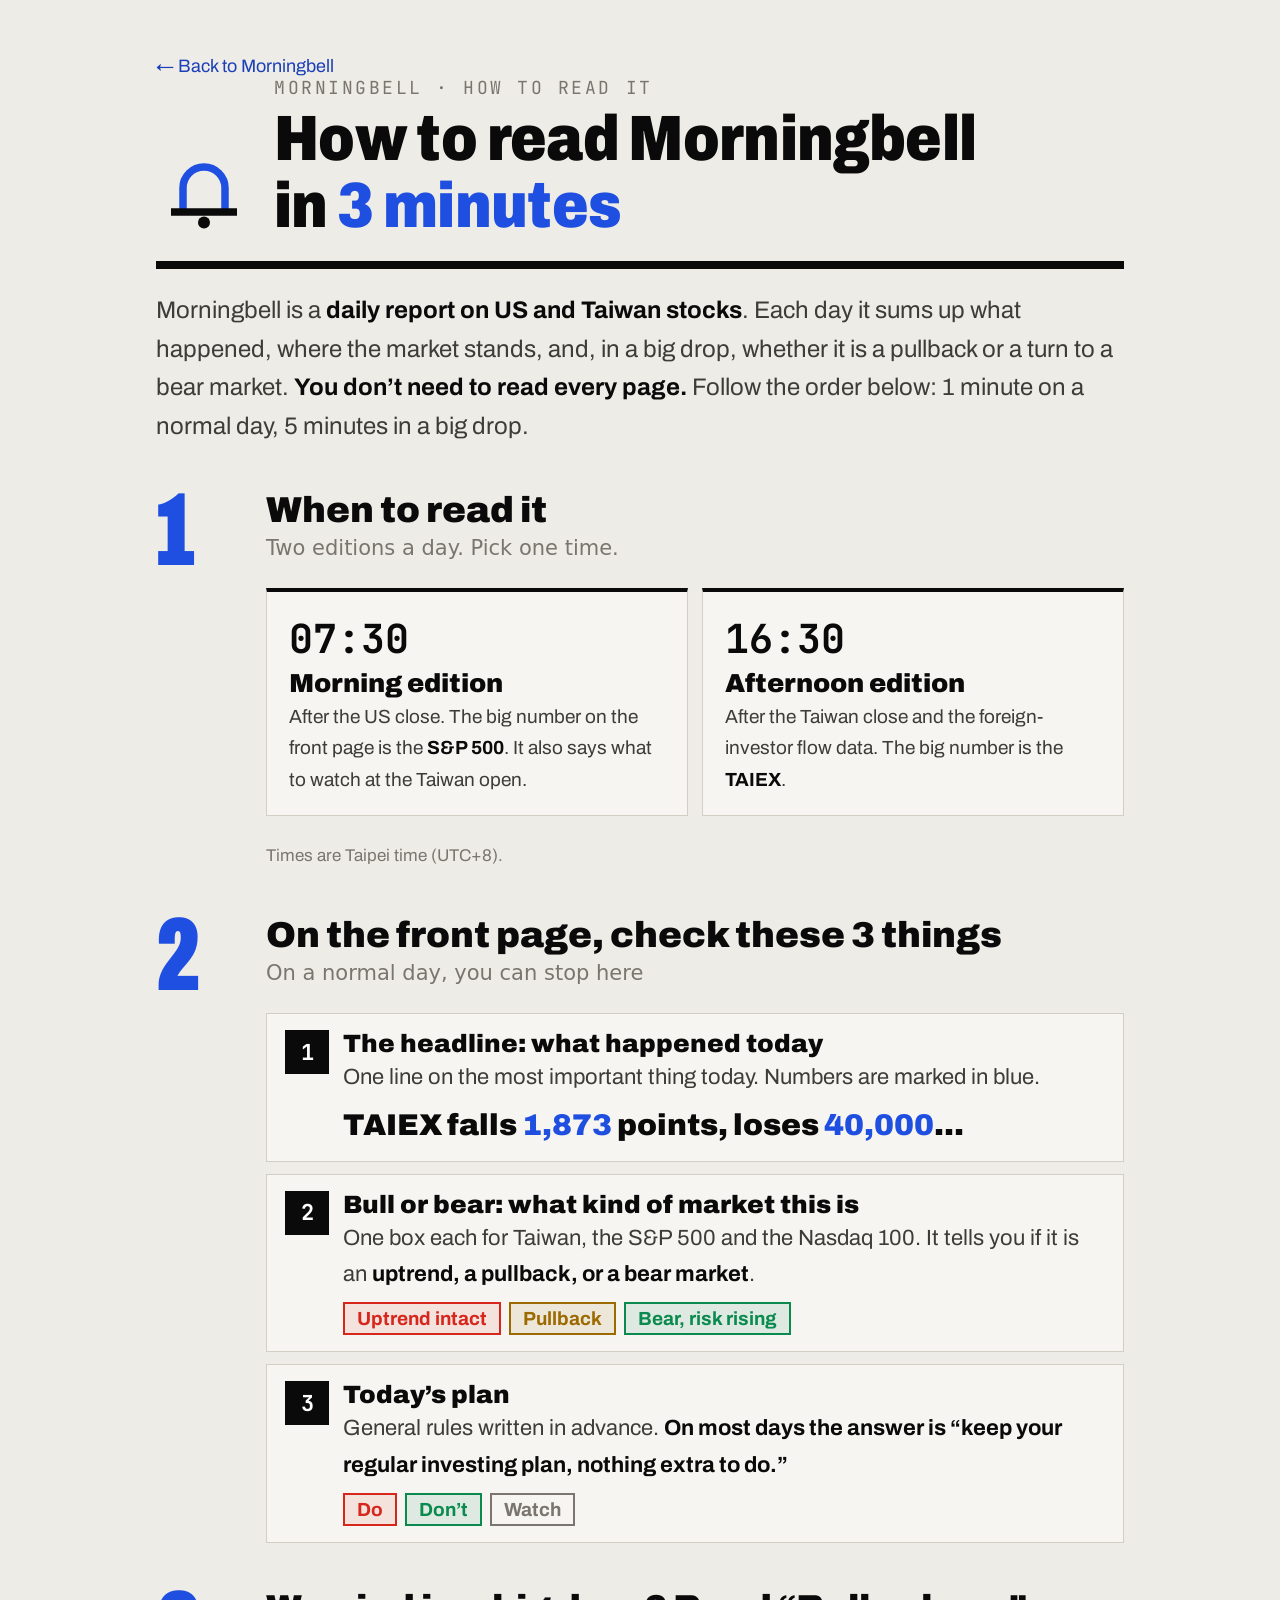
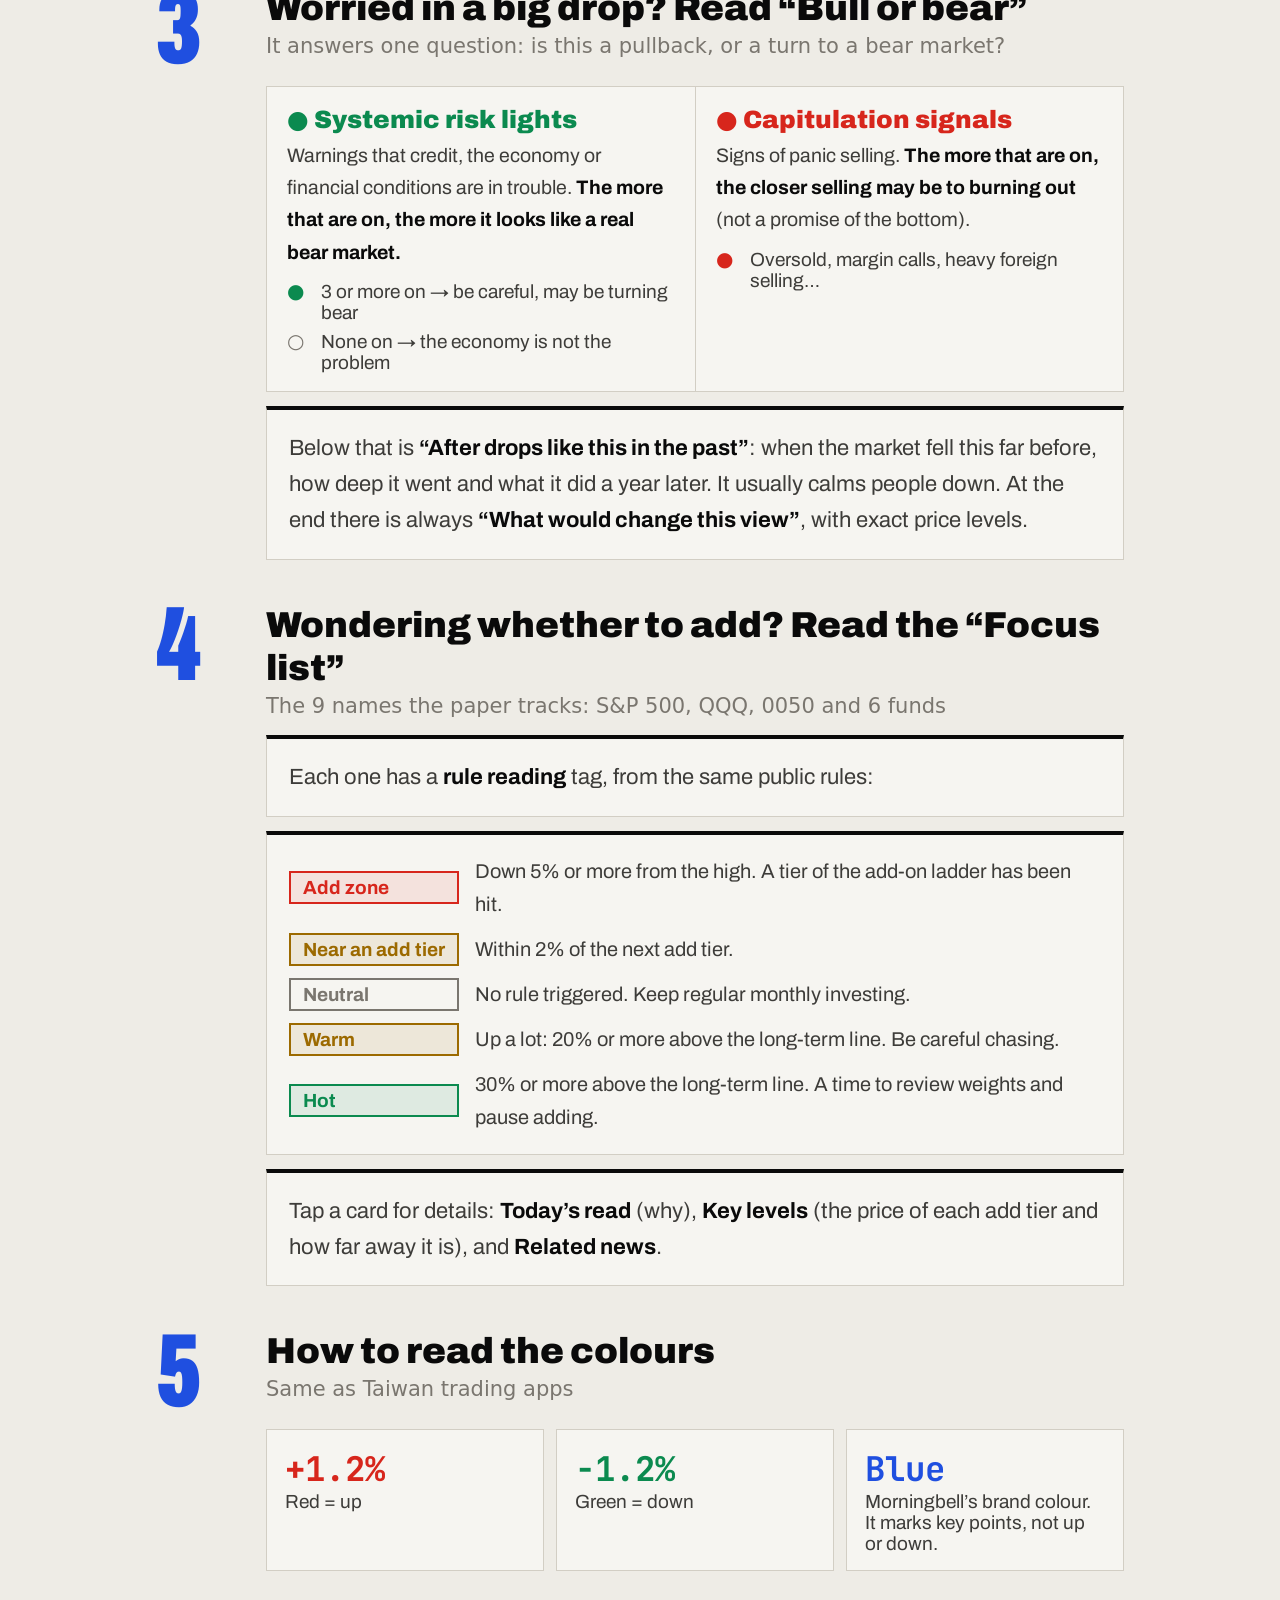
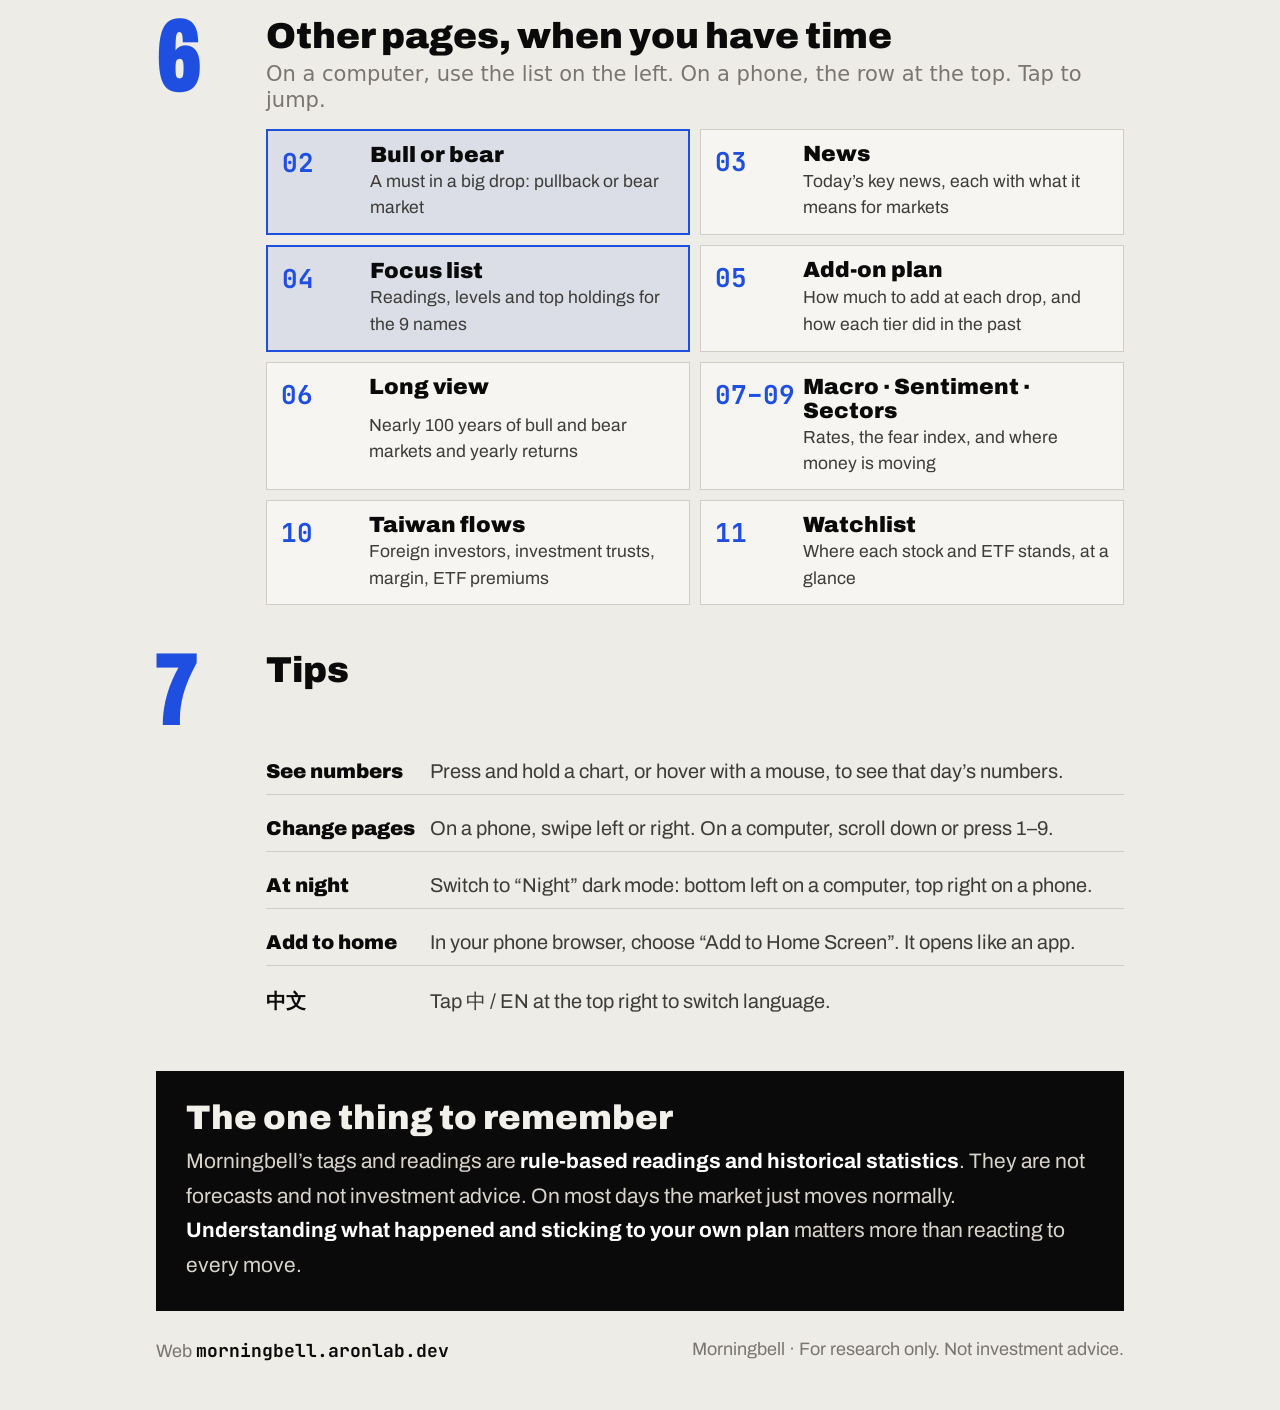
<file: guide.en.html>
<!doctype html>
<html lang="en">
<head>
<meta charset="utf-8">
<meta name="viewport" content="width=device-width, initial-scale=1">
<title>Morningbell in 3 minutes</title>
<meta name="description" content="How to read Morningbell: when to read it, where to look first, which page to read in a big drop, and what the tags and colours mean.">
<link rel="icon" href="assets/favicon.svg" type="image/svg+xml">
<link rel="preconnect" href="https://fonts.googleapis.com">
<link rel="preconnect" href="https://fonts.gstatic.com" crossorigin>
<link rel="stylesheet" href="https://fonts.googleapis.com/css2?family=Archivo:wdth,wght@62..125,400..900&family=JetBrains+Mono:wght@400;700&family=Noto+Sans+TC:wght@900&display=swap">
<style>
/* 晨鐘使用指南英文版（2026-11-15，內容和 guide.html 相同）：一張直式長圖，手機看、可分享；同一份 HTML 也輸出成 assets/guide-en.png */
:root {
  --paper: #EEECE6; --card: #F6F5F1; --card2: #E8E5DE; --line: #D2CEC4; --ink: #0A0A0A; --ink2: #3D3C39; --ink3: #7A766F;
  --blue: #1F4FE0; --blue-ink: #1A3FB8; --blue-dim: rgba(31, 79, 224, .09);
  --up: #D7261C; --down: #0B8A4F; --warn: #9C6A00; --up-dim: rgba(215, 38, 28, .09); --down-dim: rgba(11, 138, 79, .1); --warn-dim: rgba(156, 106, 0, .1);
  --sys: system-ui, -apple-system, "PingFang TC", "Microsoft JhengHei", "Noto Sans CJK TC", sans-serif;
  --disp: "Archivo", var(--sys); --mono: "JetBrains Mono", ui-monospace, Menlo, monospace;
}
* { box-sizing: border-box; }
html, body { margin: 0; background: var(--paper); color: var(--ink); font-family: "Archivo", var(--sys); -webkit-font-smoothing: antialiased; }
.sheet { width: 100%; max-width: 1080px; margin: 0 auto; padding: 56px 56px 48px; }
header.top { display: grid; grid-template-columns: auto minmax(0, 1fr); gap: 0 22px; align-items: end; padding-bottom: 22px; border-bottom: 8px solid var(--ink); }
header.top svg { width: 96px; height: 96px; grid-row: span 2; }
.kicker { font-family: var(--mono); font-size: 18px; letter-spacing: .14em; color: var(--ink3); }
h1 { margin: 6px 0 0; font-family: "Archivo", var(--sys); font-stretch: 85%; font-weight: 900; font-size: 64px; line-height: 1.05; letter-spacing: -.01em; }
h1 em { font-style: normal; color: var(--blue); }
.lead { margin: 22px 0 0; font-size: 24px; line-height: 1.6; color: var(--ink2); }
.lead b { color: var(--ink); }
.step { display: grid; grid-template-columns: 88px minmax(0, 1fr); gap: 0 22px; margin-top: 44px; }
.no { font-family: "Archivo", sans-serif; font-stretch: 62%; font-weight: 900; font-size: 104px; line-height: .8; color: var(--blue); }
.step h2 { margin: 0; font-family: var(--disp); font-weight: 900; font-size: 36px; line-height: 1.2; }
.step h2 small { display: block; margin-top: 4px; font-family: var(--sys); font-weight: 400; font-size: 21px; color: var(--ink3); }
.body { grid-column: 2; margin-top: 16px; }
.card { background: var(--card); border: 1px solid var(--line); border-top: 4px solid var(--ink); padding: 20px 22px; }
.card + .card { margin-top: 14px; }
.row .card + .card { margin-top: 0; }
p { margin: 0; font-size: 22px; line-height: 1.65; color: var(--ink2); }
p b { color: var(--ink); }
.row { display: grid; grid-template-columns: repeat(2, minmax(0, 1fr)); gap: 14px; }
.time { display: grid; gap: 4px; }
.time .t { font-family: var(--mono); font-size: 40px; font-weight: 700; color: var(--ink); }
.time .k { font-family: var(--disp); font-weight: 900; font-size: 26px; }
.time p { font-size: 19px; }
ol.look { margin: 0; padding: 0; list-style: none; display: grid; gap: 12px; }
ol.look li { display: grid; grid-template-columns: 44px minmax(0, 1fr); gap: 14px; align-items: start; background: var(--card); border: 1px solid var(--line); padding: 16px 18px; }
ol.look .n { width: 44px; height: 44px; display: grid; place-items: center; background: var(--ink); color: #fff; font-family: var(--mono); font-weight: 700; font-size: 22px; }
ol.look li > div > b { display: block; font-family: var(--disp); font-weight: 900; font-size: 25px; color: var(--ink); margin-bottom: 2px; }
.mock { margin-top: 10px; display: flex; flex-wrap: wrap; gap: 8px; align-items: center; }
.chip { display: inline-flex; align-items: center; gap: 8px; padding: 4px 12px; border: 2px solid currentColor; font-size: 19px; font-weight: 700; white-space: nowrap; }
.chip.up { color: var(--up); background: var(--up-dim); } .chip.down { color: var(--down); background: var(--down-dim); } .chip.warn { color: var(--warn); background: var(--warn-dim); } .chip.neu { color: var(--ink3); }
.chip.solid { color: #fff; background: var(--blue); border-color: var(--blue); }
.mini-head { font-family: var(--disp); font-weight: 900; font-size: 30px; line-height: 1.3; }
.mini-head em { font-style: normal; color: var(--blue); }
.q { display: grid; grid-template-columns: minmax(0, 1fr) minmax(0, 1fr); gap: 0; border: 1px solid var(--line); }
.q > div { padding: 18px 20px; background: var(--card); }
.q > div + div { border-left: 1px solid var(--line); }
.q h3 { margin: 0 0 6px; font-family: var(--disp); font-weight: 900; font-size: 25px; }
.q h3.down { color: var(--down); } .q h3.up { color: var(--up); }
.q p { font-size: 19.5px; }
.lights { margin-top: 10px; display: grid; gap: 6px; }
.lt { display: grid; grid-template-columns: 26px minmax(0, 1fr); gap: 8px; font-size: 19px; color: var(--ink2); align-items: baseline; }
.lt i { font-style: normal; font-size: 20px; }
.legend { display: grid; grid-template-columns: auto minmax(0, 1fr); gap: 12px 16px; align-items: center; }
.legend p { font-size: 20px; }
.colors { display: grid; grid-template-columns: repeat(3, minmax(0, 1fr)); gap: 12px; }
.colors div { padding: 16px 18px; border: 1px solid var(--line); background: var(--card); }
.colors b { display: block; font-family: var(--mono); font-size: 34px; }
.colors span { font-size: 19px; color: var(--ink2); }
.pages { display: grid; grid-template-columns: repeat(2, minmax(0, 1fr)); gap: 10px; }
.pages div { display: grid; grid-template-columns: 76px minmax(0, 1fr); gap: 2px 12px; padding: 12px 14px; background: var(--card); border: 1px solid var(--line); }
.pages .i { grid-row: span 2; font-family: var(--mono); font-weight: 700; font-size: 26px; color: var(--blue); white-space: nowrap; }
.pages b { font-family: var(--disp); font-weight: 900; font-size: 22px; }
.pages span { font-size: 17.5px; color: var(--ink2); line-height: 1.5; }
.pages .hot { border: 2px solid var(--blue); background: var(--blue-dim); }
.tips { display: grid; gap: 10px; }
.tips div { display: grid; grid-template-columns: 150px minmax(0, 1fr); gap: 14px; padding: 12px 0; border-bottom: 1px solid var(--line); font-size: 20px; color: var(--ink2); }
.tips div:last-child { border-bottom: 0; }
.tips b { color: var(--ink); font-family: var(--disp); font-weight: 900; }
.calm { margin-top: 44px; padding: 28px 30px; background: var(--ink); color: #F2F0EA; }
.calm h2 { margin: 0 0 8px; font-family: var(--disp); font-weight: 900; font-size: 34px; }
.calm p { color: #D8D4CB; font-size: 21px; }
.calm b { color: #fff; }
footer { margin-top: 28px; display: flex; justify-content: space-between; gap: 12px; flex-wrap: wrap; font-size: 18px; color: var(--ink3); }
footer b { font-family: var(--mono); color: var(--ink); }
.back { display: inline-block; margin: 0 auto 0; font-size: 18px; color: var(--blue-ink); text-decoration: none; }
@media (max-width: 720px) {
  .sheet { padding: 28px 16px 32px; }
  header.top svg { width: 60px; height: 60px; }
  h1 { font-size: 38px; } .lead { font-size: 18px; }
  .step { grid-template-columns: 52px minmax(0, 1fr); gap: 0 12px; margin-top: 32px; }
  .no { font-size: 64px; } .step h2 { font-size: 26px; } .step h2 small { font-size: 16px; }
  .body { grid-column: 1 / -1; }
  p, .time p, .q p, .legend p, .lt, .tips div { font-size: 16.5px; }
  .row, .q, .colors, .pages { grid-template-columns: minmax(0, 1fr); }
  .q > div + div { border-left: 0; border-top: 1px solid var(--line); }
  .time .t { font-size: 30px; } .mini-head { font-size: 22px; } ol.look b { font-size: 20px; }
  .chip { font-size: 15px; } .tips div { grid-template-columns: 96px minmax(0, 1fr); }
  .calm h2 { font-size: 26px; } .calm p { font-size: 17px; }
}
</style>
</head>
<body>
<main class="sheet">
  <a class="back" href="./?lang=en" data-hide-in-png>← Back to Morningbell</a>
  <header class="top">
    <svg viewBox="0 0 64 64" aria-hidden="true"><path d="M18 44V30a14 14 0 0 1 28 0v14" fill="none" stroke="#1F4FE0" stroke-width="5"/><path d="M10 46h44" stroke="#0A0A0A" stroke-width="5"/><circle cx="32" cy="53" r="4" fill="#0A0A0A"/></svg>
    <span class="kicker">MORNINGBELL · HOW TO READ IT</span>
    <h1>How to read Morningbell<br>in <em>3 minutes</em></h1>
  </header>
  <p class="lead">Morningbell is a <b>daily report on US and Taiwan stocks</b>. Each day it sums up what happened, where the market stands, and, in a big drop, whether it is a pullback or a turn to a bear market. <b>You don’t need to read every page.</b> Follow the order below: 1 minute on a normal day, 5 minutes in a big drop.</p>

  <section class="step">
    <span class="no">1</span>
    <h2>When to read it<small>Two editions a day. Pick one time.</small></h2>
    <div class="body row">
      <div class="card time"><span class="t">07:30</span><span class="k">Morning edition</span><p>After the US close. The big number on the front page is the <b>S&amp;P 500</b>. It also says what to watch at the Taiwan open.</p></div>
      <div class="card time"><span class="t">16:30</span><span class="k">Afternoon edition</span><p>After the Taiwan close and the foreign-investor flow data. The big number is the <b>TAIEX</b>.</p></div>
    </div>
    <div class="body"><p style="margin-top:10px;font-size:17px;color:var(--ink3)">Times are Taipei time (UTC+8).</p></div>
  </section>

  <section class="step">
    <span class="no">2</span>
    <h2>On the front page, check these 3 things<small>On a normal day, you can stop here</small></h2>
    <div class="body">
      <ol class="look">
        <li><span class="n">1</span><div><b>The headline: what happened today</b><p>One line on the most important thing today. Numbers are marked in blue.</p>
          <div class="mock"><span class="mini-head">TAIEX falls <em>1,873</em> points, loses <em>40,000</em>…</span></div></div></li>
        <li><span class="n">2</span><div><b>Bull or bear: what kind of market this is</b><p>One box each for Taiwan, the S&amp;P 500 and the Nasdaq 100. It tells you if it is an <b>uptrend, a pullback, or a bear market</b>.</p>
          <div class="mock"><span class="chip up">Uptrend intact</span><span class="chip warn">Pullback</span><span class="chip down">Bear, risk rising</span></div></div></li>
        <li><span class="n">3</span><div><b>Today’s plan</b><p>General rules written in advance. <b>On most days the answer is “keep your regular investing plan, nothing extra to do.”</b></p>
          <div class="mock"><span class="chip up">Do</span><span class="chip down">Don’t</span><span class="chip neu">Watch</span></div></div></li>
      </ol>
    </div>
  </section>

  <section class="step">
    <span class="no">3</span>
    <h2>Worried in a big drop? Read “Bull or bear”<small>It answers one question: is this a pullback, or a turn to a bear market?</small></h2>
    <div class="body">
      <div class="q">
        <div><h3 class="down">● Systemic risk lights</h3><p>Warnings that credit, the economy or financial conditions are in trouble. <b>The more that are on, the more it looks like a real bear market.</b></p>
          <div class="lights"><span class="lt"><i style="color:var(--down)">●</i>3 or more on → be careful, may be turning bear</span><span class="lt"><i style="color:var(--ink3)">○</i>None on → the economy is not the problem</span></div></div>
        <div><h3 class="up">● Capitulation signals</h3><p>Signs of panic selling. <b>The more that are on, the closer selling may be to burning out</b> (not a promise of the bottom).</p>
          <div class="lights"><span class="lt"><i style="color:var(--up)">●</i>Oversold, margin calls, heavy foreign selling…</span></div></div>
      </div>
      <div class="card" style="margin-top:14px"><p>Below that is <b>“After drops like this in the past”</b>: when the market fell this far before, how deep it went and what it did a year later. It usually calms people down. At the end there is always <b>“What would change this view”</b>, with exact price levels.</p></div>
    </div>
  </section>

  <section class="step">
    <span class="no">4</span>
    <h2>Wondering whether to add? Read the “Focus list”<small>The 9 names the paper tracks: S&amp;P 500, QQQ, 0050 and 6 funds</small></h2>
    <div class="body">
      <div class="card"><p>Each one has a <b>rule reading</b> tag, from the same public rules:</p></div>
      <div class="card legend">
        <span class="chip up">Add zone</span><p>Down 5% or more from the high. A tier of the add-on ladder has been hit.</p>
        <span class="chip warn">Near an add tier</span><p>Within 2% of the next add tier.</p>
        <span class="chip neu">Neutral</span><p>No rule triggered. Keep regular monthly investing.</p>
        <span class="chip warn">Warm</span><p>Up a lot: 20% or more above the long-term line. Be careful chasing.</p>
        <span class="chip down">Hot</span><p>30% or more above the long-term line. A time to review weights and pause adding.</p>
      </div>
      <div class="card"><p>Tap a card for details: <b>Today’s read</b> (why), <b>Key levels</b> (the price of each add tier and how far away it is), and <b>Related news</b>.</p></div>
    </div>
  </section>

  <section class="step">
    <span class="no">5</span>
    <h2>How to read the colours<small>Same as Taiwan trading apps</small></h2>
    <div class="body colors">
      <div><b style="color:var(--up)">+1.2%</b><span>Red = up</span></div>
      <div><b style="color:var(--down)">−1.2%</b><span>Green = down</span></div>
      <div><b style="color:var(--blue)">Blue</b><span>Morningbell’s brand colour. It marks key points, not up or down.</span></div>
    </div>
  </section>

  <section class="step">
    <span class="no">6</span>
    <h2>Other pages, when you have time<small>On a computer, use the list on the left. On a phone, the row at the top. Tap to jump.</small></h2>
    <div class="body pages">
      <div class="hot"><span class="i">02</span><b>Bull or bear</b><span>A must in a big drop: pullback or bear market</span></div>
      <div><span class="i">03</span><b>News</b><span>Today’s key news, each with what it means for markets</span></div>
      <div class="hot"><span class="i">04</span><b>Focus list</b><span>Readings, levels and top holdings for the 9 names</span></div>
      <div><span class="i">05</span><b>Add-on plan</b><span>How much to add at each drop, and how each tier did in the past</span></div>
      <div><span class="i">06</span><b>Long view</b><span>Nearly 100 years of bull and bear markets and yearly returns</span></div>
      <div><span class="i">07–09</span><b>Macro · Sentiment · Sectors</b><span>Rates, the fear index, and where money is moving</span></div>
      <div><span class="i">10</span><b>Taiwan flows</b><span>Foreign investors, investment trusts, margin, ETF premiums</span></div>
      <div><span class="i">11</span><b>Watchlist</b><span>Where each stock and ETF stands, at a glance</span></div>
    </div>
  </section>

  <section class="step">
    <span class="no">7</span>
    <h2>Tips</h2>
    <div class="body tips">
      <div><b>See numbers</b><span>Press and hold a chart, or hover with a mouse, to see that day’s numbers.</span></div>
      <div><b>Change pages</b><span>On a phone, swipe left or right. On a computer, scroll down or press 1–9.</span></div>
      <div><b>At night</b><span>Switch to “Night” dark mode: bottom left on a computer, top right on a phone.</span></div>
      <div><b>Add to home</b><span>In your phone browser, choose “Add to Home Screen”. It opens like an app.</span></div>
      <div><b>中文</b><span>Tap 中 / EN at the top right to switch language.</span></div>
    </div>
  </section>

  <section class="calm">
    <h2>The one thing to remember</h2>
    <p>Morningbell’s tags and readings are <b>rule-based readings and historical statistics</b>. They are not forecasts and not investment advice. On most days the market just moves normally. <b>Understanding what happened and sticking to your own plan</b> matters more than reacting to every move.</p>
  </section>

  <footer><span>Web <b>morningbell.aronlab.dev</b></span><span>Morningbell · For research only. Not investment advice.</span></footer>
</main>
<script>if (/[?&]png=1/.test(location.search)) document.querySelectorAll('[data-hide-in-png]').forEach(function (e) { e.remove(); });</script>
</body>
</html>
</file>
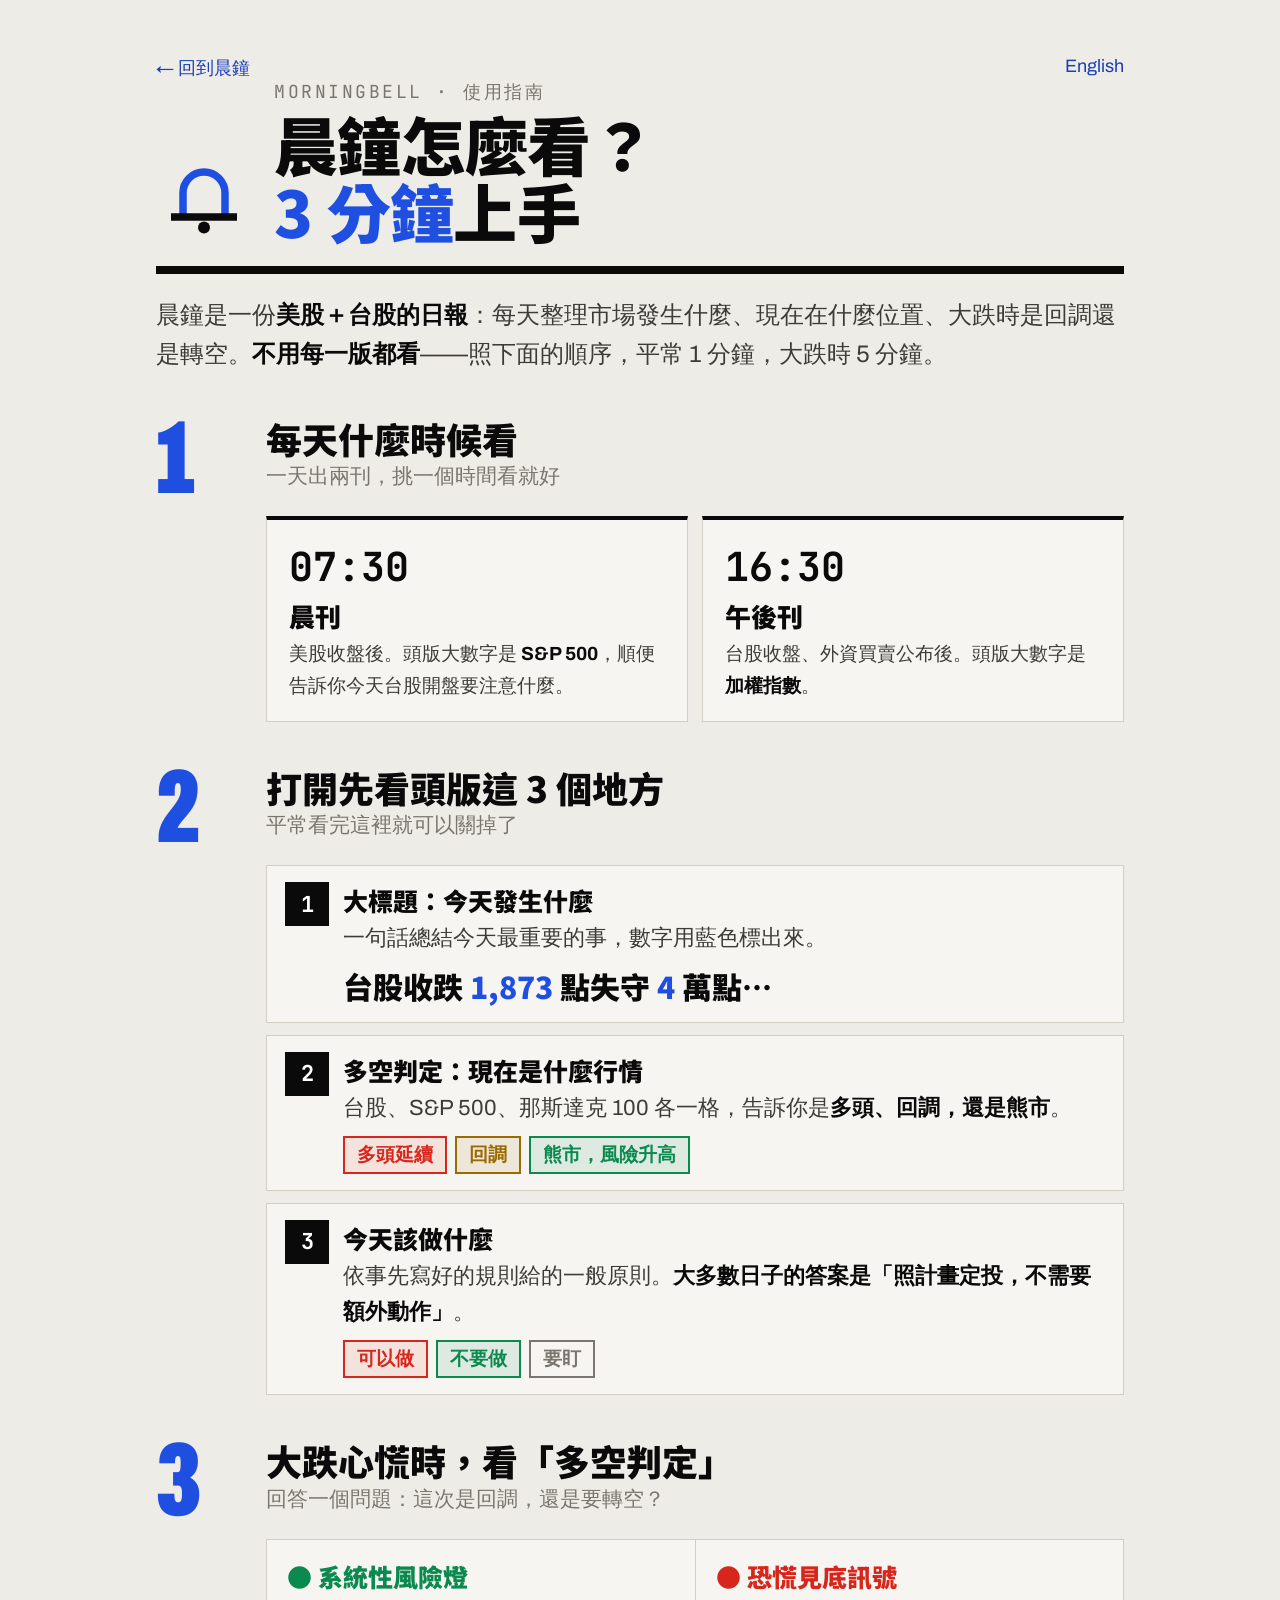
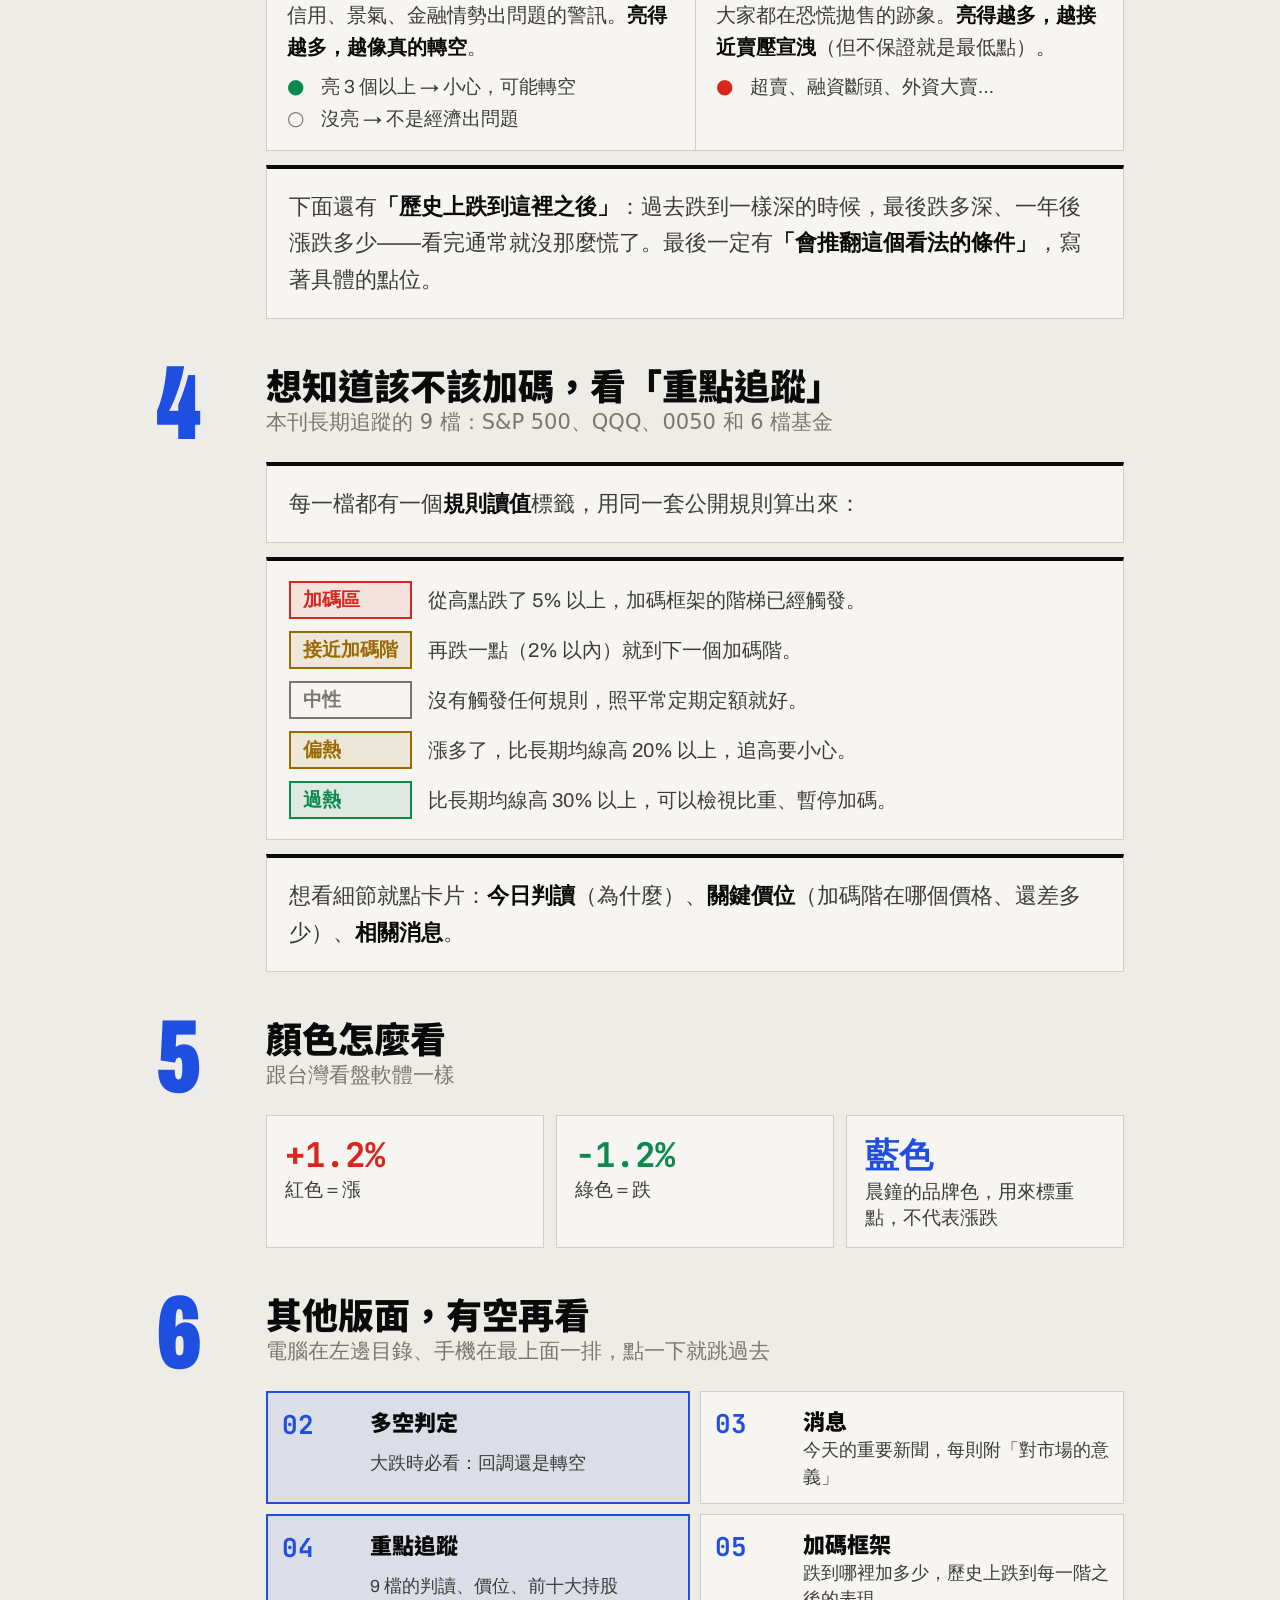
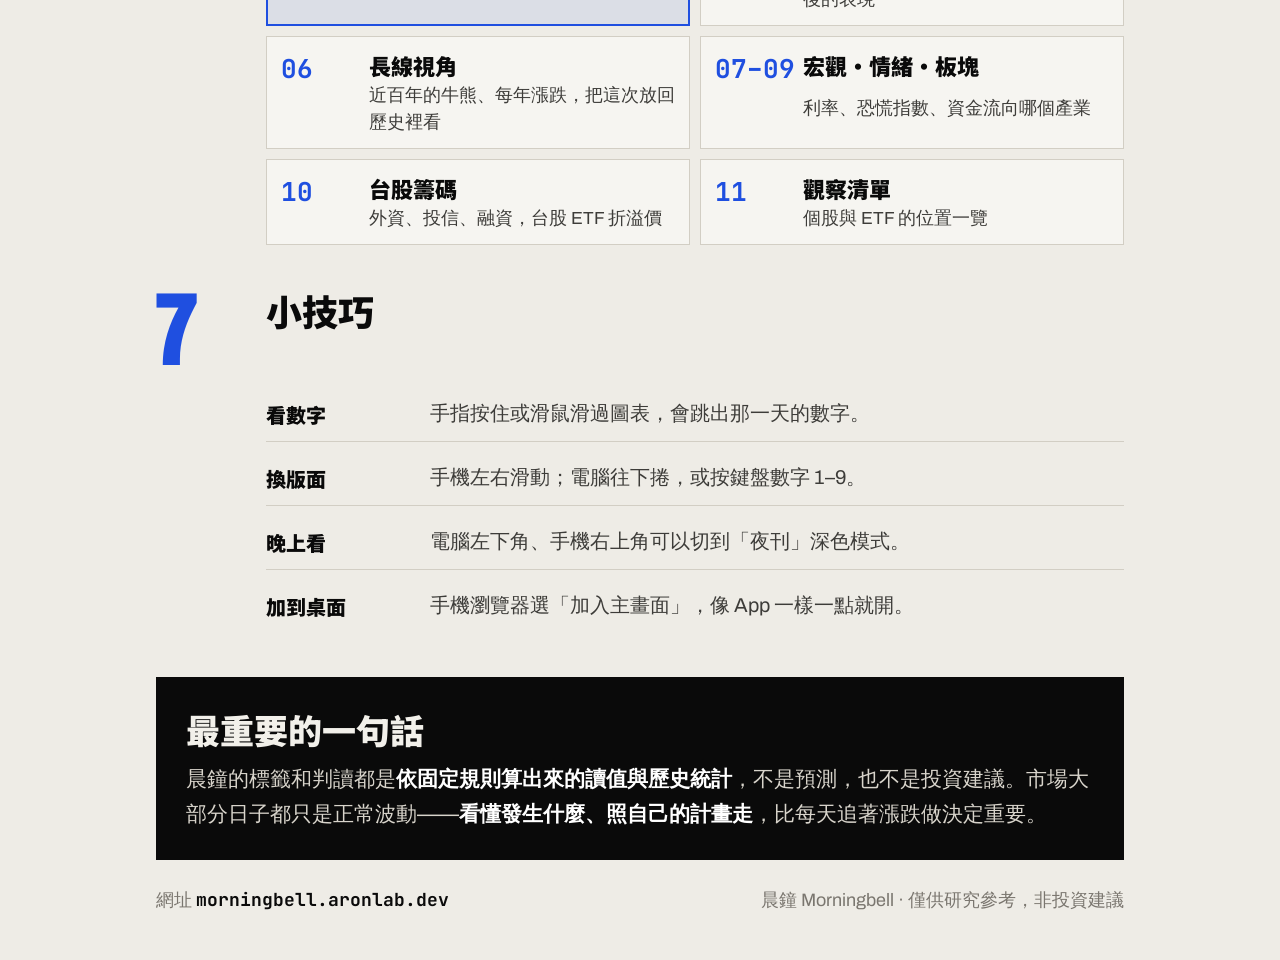
<file: guide.html>
<!doctype html>
<html lang="zh-Hant">
<head>
<meta charset="utf-8">
<meta name="viewport" content="width=device-width, initial-scale=1">
<title>晨鐘怎麼看｜3 分鐘上手</title>
<meta name="description" content="晨鐘 Morningbell 使用指南：每天什麼時候看、先看哪裡、大跌時看哪一版、標籤與顏色是什麼意思。">
<link rel="icon" href="assets/favicon.svg" type="image/svg+xml">
<link rel="preconnect" href="https://fonts.googleapis.com">
<link rel="preconnect" href="https://fonts.gstatic.com" crossorigin>
<link rel="stylesheet" href="https://fonts.googleapis.com/css2?family=Archivo:wdth,wght@62..125,400..900&family=JetBrains+Mono:wght@400;700&family=Noto+Sans+TC:wght@900&display=swap">
<style>
/* 晨鐘使用指南（2026-11-09）：一張直式長圖，手機看、可分享；同一份 HTML 也輸出成 assets/guide.png */
:root {
  --paper: #EEECE6; --card: #F6F5F1; --card2: #E8E5DE; --line: #D2CEC4; --ink: #0A0A0A; --ink2: #3D3C39; --ink3: #7A766F;
  --blue: #1F4FE0; --blue-ink: #1A3FB8; --blue-dim: rgba(31, 79, 224, .09);
  --up: #D7261C; --down: #0B8A4F; --warn: #9C6A00; --up-dim: rgba(215, 38, 28, .09); --down-dim: rgba(11, 138, 79, .1); --warn-dim: rgba(156, 106, 0, .1);
  --sys: system-ui, -apple-system, "PingFang TC", "Microsoft JhengHei", "Noto Sans CJK TC", sans-serif;
  --disp: "Noto Sans TC", "Archivo", var(--sys); --mono: "JetBrains Mono", ui-monospace, Menlo, monospace;
}
* { box-sizing: border-box; }
html, body { margin: 0; background: var(--paper); color: var(--ink); font-family: "Archivo", var(--sys); -webkit-font-smoothing: antialiased; }
.sheet { width: 100%; max-width: 1080px; margin: 0 auto; padding: 56px 56px 48px; }
header.top { display: grid; grid-template-columns: auto minmax(0, 1fr); gap: 0 22px; align-items: end; padding-bottom: 22px; border-bottom: 8px solid var(--ink); }
header.top svg { width: 96px; height: 96px; grid-row: span 2; }
.kicker { font-family: var(--mono); font-size: 18px; letter-spacing: .14em; color: var(--ink3); }
h1 { margin: 6px 0 0; font-family: var(--disp); font-weight: 900; font-size: 64px; line-height: 1.05; letter-spacing: -.01em; }
h1 em { font-style: normal; color: var(--blue); }
.lead { margin: 22px 0 0; font-size: 24px; line-height: 1.6; color: var(--ink2); }
.lead b { color: var(--ink); }
.step { display: grid; grid-template-columns: 88px minmax(0, 1fr); gap: 0 22px; margin-top: 44px; }
.no { font-family: "Archivo", sans-serif; font-stretch: 62%; font-weight: 900; font-size: 104px; line-height: .8; color: var(--blue); }
.step h2 { margin: 0; font-family: var(--disp); font-weight: 900; font-size: 36px; line-height: 1.2; }
.step h2 small { display: block; margin-top: 4px; font-family: var(--sys); font-weight: 400; font-size: 21px; color: var(--ink3); }
.body { grid-column: 2; margin-top: 16px; }
.card { background: var(--card); border: 1px solid var(--line); border-top: 4px solid var(--ink); padding: 20px 22px; }
.card + .card { margin-top: 14px; }
.row .card + .card { margin-top: 0; }
p { margin: 0; font-size: 22px; line-height: 1.65; color: var(--ink2); }
p b { color: var(--ink); }
.row { display: grid; grid-template-columns: repeat(2, minmax(0, 1fr)); gap: 14px; }
.time { display: grid; gap: 4px; }
.time .t { font-family: var(--mono); font-size: 40px; font-weight: 700; color: var(--ink); }
.time .k { font-family: var(--disp); font-weight: 900; font-size: 26px; }
.time p { font-size: 19px; }
ol.look { margin: 0; padding: 0; list-style: none; display: grid; gap: 12px; }
ol.look li { display: grid; grid-template-columns: 44px minmax(0, 1fr); gap: 14px; align-items: start; background: var(--card); border: 1px solid var(--line); padding: 16px 18px; }
ol.look .n { width: 44px; height: 44px; display: grid; place-items: center; background: var(--ink); color: #fff; font-family: var(--mono); font-weight: 700; font-size: 22px; }
ol.look li > div > b { display: block; font-family: var(--disp); font-weight: 900; font-size: 25px; color: var(--ink); margin-bottom: 2px; }
.mock { margin-top: 10px; display: flex; flex-wrap: wrap; gap: 8px; align-items: center; }
.chip { display: inline-flex; align-items: center; gap: 8px; padding: 4px 12px; border: 2px solid currentColor; font-size: 19px; font-weight: 700; white-space: nowrap; }
.chip.up { color: var(--up); background: var(--up-dim); } .chip.down { color: var(--down); background: var(--down-dim); } .chip.warn { color: var(--warn); background: var(--warn-dim); } .chip.neu { color: var(--ink3); }
.chip.solid { color: #fff; background: var(--blue); border-color: var(--blue); }
.mini-head { font-family: var(--disp); font-weight: 900; font-size: 30px; line-height: 1.3; }
.mini-head em { font-style: normal; color: var(--blue); }
.q { display: grid; grid-template-columns: minmax(0, 1fr) minmax(0, 1fr); gap: 0; border: 1px solid var(--line); }
.q > div { padding: 18px 20px; background: var(--card); }
.q > div + div { border-left: 1px solid var(--line); }
.q h3 { margin: 0 0 6px; font-family: var(--disp); font-weight: 900; font-size: 25px; }
.q h3.down { color: var(--down); } .q h3.up { color: var(--up); }
.q p { font-size: 19.5px; }
.lights { margin-top: 10px; display: grid; gap: 6px; }
.lt { display: grid; grid-template-columns: 26px minmax(0, 1fr); gap: 8px; font-size: 19px; color: var(--ink2); align-items: baseline; }
.lt i { font-style: normal; font-size: 20px; }
.legend { display: grid; grid-template-columns: auto minmax(0, 1fr); gap: 12px 16px; align-items: center; }
.legend p { font-size: 20px; }
.colors { display: grid; grid-template-columns: repeat(3, minmax(0, 1fr)); gap: 12px; }
.colors div { padding: 16px 18px; border: 1px solid var(--line); background: var(--card); }
.colors b { display: block; font-family: var(--mono); font-size: 34px; }
.colors span { font-size: 19px; color: var(--ink2); }
.pages { display: grid; grid-template-columns: repeat(2, minmax(0, 1fr)); gap: 10px; }
.pages div { display: grid; grid-template-columns: 76px minmax(0, 1fr); gap: 2px 12px; padding: 12px 14px; background: var(--card); border: 1px solid var(--line); }
.pages .i { grid-row: span 2; font-family: var(--mono); font-weight: 700; font-size: 26px; color: var(--blue); white-space: nowrap; }
.pages b { font-family: var(--disp); font-weight: 900; font-size: 22px; }
.pages span { font-size: 17.5px; color: var(--ink2); line-height: 1.5; }
.pages .hot { border: 2px solid var(--blue); background: var(--blue-dim); }
.tips { display: grid; gap: 10px; }
.tips div { display: grid; grid-template-columns: 150px minmax(0, 1fr); gap: 14px; padding: 12px 0; border-bottom: 1px solid var(--line); font-size: 20px; color: var(--ink2); }
.tips div:last-child { border-bottom: 0; }
.tips b { color: var(--ink); font-family: var(--disp); font-weight: 900; }
.calm { margin-top: 44px; padding: 28px 30px; background: var(--ink); color: #F2F0EA; }
.calm h2 { margin: 0 0 8px; font-family: var(--disp); font-weight: 900; font-size: 34px; }
.calm p { color: #D8D4CB; font-size: 21px; }
.calm b { color: #fff; }
footer { margin-top: 28px; display: flex; justify-content: space-between; gap: 12px; flex-wrap: wrap; font-size: 18px; color: var(--ink3); }
footer b { font-family: var(--mono); color: var(--ink); }
.back { display: inline-block; margin: 0 auto 0; font-size: 18px; color: var(--blue-ink); text-decoration: none; }
@media (max-width: 720px) {
  .sheet { padding: 28px 16px 32px; }
  header.top svg { width: 60px; height: 60px; }
  h1 { font-size: 38px; } .lead { font-size: 18px; }
  .step { grid-template-columns: 52px minmax(0, 1fr); gap: 0 12px; margin-top: 32px; }
  .no { font-size: 64px; } .step h2 { font-size: 26px; } .step h2 small { font-size: 16px; }
  .body { grid-column: 1 / -1; }
  p, .time p, .q p, .legend p, .lt, .tips div { font-size: 16.5px; }
  .row, .q, .colors, .pages { grid-template-columns: minmax(0, 1fr); }
  .q > div + div { border-left: 0; border-top: 1px solid var(--line); }
  .time .t { font-size: 30px; } .mini-head { font-size: 22px; } ol.look b { font-size: 20px; }
  .chip { font-size: 15px; } .tips div { grid-template-columns: 96px minmax(0, 1fr); }
  .calm h2 { font-size: 26px; } .calm p { font-size: 17px; }
}
</style>
<script>
// 2026-11-15：選了英文（?lang=en 或之前選過）就轉到英文版
(function () { var q = null, s = null; try { q = new URLSearchParams(location.search).get('lang'); s = localStorage.getItem('morningbell.lang'); } catch (e) {}
  if ((q || s) === 'en' && !/[?&]png=1/.test(location.search)) location.replace('guide.en.html'); })();
</script>
</head>
<body>
<main class="sheet">
  <a class="back" href="./" data-hide-in-png>← 回到晨鐘</a> <a class="back" href="guide.en.html" data-hide-in-png style="float:right">English</a>
  <header class="top">
    <svg viewBox="0 0 64 64" aria-hidden="true"><path d="M18 44V30a14 14 0 0 1 28 0v14" fill="none" stroke="#1F4FE0" stroke-width="5"/><path d="M10 46h44" stroke="#0A0A0A" stroke-width="5"/><circle cx="32" cy="53" r="4" fill="#0A0A0A"/></svg>
    <span class="kicker">MORNINGBELL · 使用指南</span>
    <h1>晨鐘怎麼看？<br><em>3 分鐘</em>上手</h1>
  </header>
  <p class="lead">晨鐘是一份<b>美股＋台股的日報</b>：每天整理市場發生什麼、現在在什麼位置、大跌時是回調還是轉空。<b>不用每一版都看</b>——照下面的順序，平常 1 分鐘，大跌時 5 分鐘。</p>

  <section class="step">
    <span class="no">1</span>
    <h2>每天什麼時候看<small>一天出兩刊，挑一個時間看就好</small></h2>
    <div class="body row">
      <div class="card time"><span class="t">07:30</span><span class="k">晨刊</span><p>美股收盤後。頭版大數字是 <b>S&amp;P 500</b>，順便告訴你今天台股開盤要注意什麼。</p></div>
      <div class="card time"><span class="t">16:30</span><span class="k">午後刊</span><p>台股收盤、外資買賣公布後。頭版大數字是<b>加權指數</b>。</p></div>
    </div>
  </section>

  <section class="step">
    <span class="no">2</span>
    <h2>打開先看頭版這 3 個地方<small>平常看完這裡就可以關掉了</small></h2>
    <div class="body">
      <ol class="look">
        <li><span class="n">1</span><div><b>大標題：今天發生什麼</b><p>一句話總結今天最重要的事，數字用藍色標出來。</p>
          <div class="mock"><span class="mini-head">台股收跌 <em>1,873</em> 點失守 <em>4</em> 萬點…</span></div></div></li>
        <li><span class="n">2</span><div><b>多空判定：現在是什麼行情</b><p>台股、S&amp;P 500、那斯達克 100 各一格，告訴你是<b>多頭、回調，還是熊市</b>。</p>
          <div class="mock"><span class="chip up">多頭延續</span><span class="chip warn">回調</span><span class="chip down">熊市，風險升高</span></div></div></li>
        <li><span class="n">3</span><div><b>今天該做什麼</b><p>依事先寫好的規則給的一般原則。<b>大多數日子的答案是「照計畫定投，不需要額外動作」</b>。</p>
          <div class="mock"><span class="chip up">可以做</span><span class="chip down">不要做</span><span class="chip neu">要盯</span></div></div></li>
      </ol>
    </div>
  </section>

  <section class="step">
    <span class="no">3</span>
    <h2>大跌心慌時，看「多空判定」<small>回答一個問題：這次是回調，還是要轉空？</small></h2>
    <div class="body">
      <div class="q">
        <div><h3 class="down">● 系統性風險燈</h3><p>信用、景氣、金融情勢出問題的警訊。<b>亮得越多，越像真的轉空</b>。</p>
          <div class="lights"><span class="lt"><i style="color:var(--down)">●</i>亮 3 個以上 → 小心，可能轉空</span><span class="lt"><i style="color:var(--ink3)">○</i>沒亮 → 不是經濟出問題</span></div></div>
        <div><h3 class="up">● 恐慌見底訊號</h3><p>大家都在恐慌拋售的跡象。<b>亮得越多，越接近賣壓宣洩</b>（但不保證就是最低點）。</p>
          <div class="lights"><span class="lt"><i style="color:var(--up)">●</i>超賣、融資斷頭、外資大賣…</span></div></div>
      </div>
      <div class="card" style="margin-top:14px"><p>下面還有<b>「歷史上跌到這裡之後」</b>：過去跌到一樣深的時候，最後跌多深、一年後漲跌多少——看完通常就沒那麼慌了。最後一定有<b>「會推翻這個看法的條件」</b>，寫著具體的點位。</p></div>
    </div>
  </section>

  <section class="step">
    <span class="no">4</span>
    <h2>想知道該不該加碼，看「重點追蹤」<small>本刊長期追蹤的 9 檔：S&amp;P 500、QQQ、0050 和 6 檔基金</small></h2>
    <div class="body">
      <div class="card"><p>每一檔都有一個<b>規則讀值</b>標籤，用同一套公開規則算出來：</p></div>
      <div class="card legend">
        <span class="chip up">加碼區</span><p>從高點跌了 5% 以上，加碼框架的階梯已經觸發。</p>
        <span class="chip warn">接近加碼階</span><p>再跌一點（2% 以內）就到下一個加碼階。</p>
        <span class="chip neu">中性</span><p>沒有觸發任何規則，照平常定期定額就好。</p>
        <span class="chip warn">偏熱</span><p>漲多了，比長期均線高 20% 以上，追高要小心。</p>
        <span class="chip down">過熱</span><p>比長期均線高 30% 以上，可以檢視比重、暫停加碼。</p>
      </div>
      <div class="card"><p>想看細節就點卡片：<b>今日判讀</b>（為什麼）、<b>關鍵價位</b>（加碼階在哪個價格、還差多少）、<b>相關消息</b>。</p></div>
    </div>
  </section>

  <section class="step">
    <span class="no">5</span>
    <h2>顏色怎麼看<small>跟台灣看盤軟體一樣</small></h2>
    <div class="body colors">
      <div><b style="color:var(--up)">+1.2%</b><span>紅色＝漲</span></div>
      <div><b style="color:var(--down)">−1.2%</b><span>綠色＝跌</span></div>
      <div><b style="color:var(--blue)">藍色</b><span>晨鐘的品牌色，用來標重點，不代表漲跌</span></div>
    </div>
  </section>

  <section class="step">
    <span class="no">6</span>
    <h2>其他版面，有空再看<small>電腦在左邊目錄、手機在最上面一排，點一下就跳過去</small></h2>
    <div class="body pages">
      <div class="hot"><span class="i">02</span><b>多空判定</b><span>大跌時必看：回調還是轉空</span></div>
      <div><span class="i">03</span><b>消息</b><span>今天的重要新聞，每則附「對市場的意義」</span></div>
      <div class="hot"><span class="i">04</span><b>重點追蹤</b><span>9 檔的判讀、價位、前十大持股</span></div>
      <div><span class="i">05</span><b>加碼框架</b><span>跌到哪裡加多少，歷史上跌到每一階之後的表現</span></div>
      <div><span class="i">06</span><b>長線視角</b><span>近百年的牛熊、每年漲跌，把這次放回歷史裡看</span></div>
      <div><span class="i">07–09</span><b>宏觀・情緒・板塊</b><span>利率、恐慌指數、資金流向哪個產業</span></div>
      <div><span class="i">10</span><b>台股籌碼</b><span>外資、投信、融資，台股 ETF 折溢價</span></div>
      <div><span class="i">11</span><b>觀察清單</b><span>個股與 ETF 的位置一覽</span></div>
    </div>
  </section>

  <section class="step">
    <span class="no">7</span>
    <h2>小技巧</h2>
    <div class="body tips">
      <div><b>看數字</b><span>手指按住或滑鼠滑過圖表，會跳出那一天的數字。</span></div>
      <div><b>換版面</b><span>手機左右滑動；電腦往下捲，或按鍵盤數字 1–9。</span></div>
      <div><b>晚上看</b><span>電腦左下角、手機右上角可以切到「夜刊」深色模式。</span></div>
      <div><b>加到桌面</b><span>手機瀏覽器選「加入主畫面」，像 App 一樣一點就開。</span></div>
    </div>
  </section>

  <section class="calm">
    <h2>最重要的一句話</h2>
    <p>晨鐘的標籤和判讀都是<b>依固定規則算出來的讀值與歷史統計</b>，不是預測，也不是投資建議。市場大部分日子都只是正常波動——<b>看懂發生什麼、照自己的計畫走</b>，比每天追著漲跌做決定重要。</p>
  </section>

  <footer><span>網址 <b>morningbell.aronlab.dev</b></span><span>晨鐘 Morningbell · 僅供研究參考，非投資建議</span></footer>
</main>
<script>if (/[?&]png=1/.test(location.search)) document.querySelectorAll('[data-hide-in-png]').forEach(function (e) { e.remove(); });</script>
</body>
</html>
</file>
